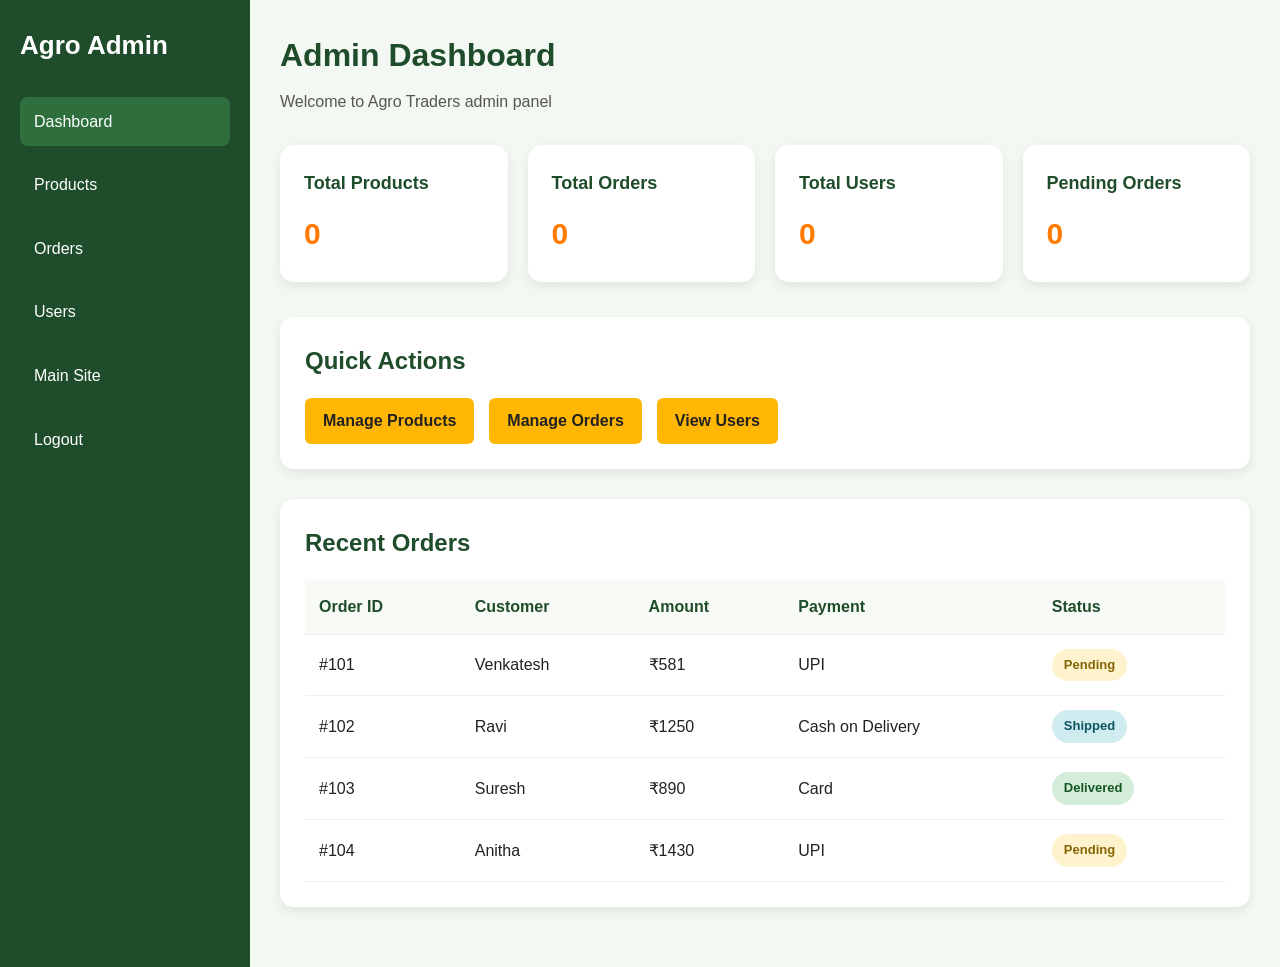
<file: admin-dashboard.html>
<!DOCTYPE html>
<html lang="en">
<head>
  <meta charset="UTF-8" />
  <meta name="viewport" content="width=device-width, initial-scale=1.0" />
  <title>Admin Dashboard - Agro Traders</title>
  <link rel="stylesheet" href="style.css" />
</head>
<body>
  <div class="admin-layout">
    <aside class="admin-sidebar">
      <div class="admin-brand">
        <h2>Agro Admin</h2>
      </div>

      <ul class="admin-menu">
        <li><a href="admin-dashboard.html" class="active">Dashboard</a></li>
        <li><a href="admin-products.html">Products</a></li>
        <li><a href="admin-orders.html">Orders</a></li>
        <li><a href="admin-users.html">Users</a></li>
        <li><a href="index.html">Main Site</a></li>
        <li><a href="#" id="logoutBtn">Logout</a></li>
      </ul>
    </aside>

    <main class="admin-main">
      <header class="admin-header">
        <div>
          <h1>Admin Dashboard</h1>
          <p>Welcome to Agro Traders admin panel</p>
        </div>
      </header>

      <section class="admin-stats">
        <div class="stat-card">
          <h3>Total Products</h3>
          <p id="totalProducts">0</p>
        </div>

        <div class="stat-card">
          <h3>Total Orders</h3>
          <p id="totalOrders">0</p>
        </div>

        <div class="stat-card">
          <h3>Total Users</h3>
          <p id="totalUsers">0</p>
        </div>

        <div class="stat-card">
          <h3>Pending Orders</h3>
          <p id="pendingOrders">0</p>
        </div>
      </section>

      <section class="admin-actions-section">
        <h2>Quick Actions</h2>
        <div class="admin-actions">
          <a href="admin-products.html" class="btn">Manage Products</a>
          <a href="admin-orders.html" class="btn">Manage Orders</a>
          <a href="admin-users.html" class="btn">View Users</a>
        </div>
      </section>

      <section class="admin-table-section">
        <div class="table-header">
          <h2>Recent Orders</h2>
        </div>

        <div class="table-wrapper">
          <table class="admin-table">
            <thead>
              <tr>
                <th>Order ID</th>
                <th>Customer</th>
                <th>Amount</th>
                <th>Payment</th>
                <th>Status</th>
              </tr>
            </thead>
            <tbody id="recentOrdersTable">
              <tr>
                <td>#101</td>
                <td>Venkatesh</td>
                <td>₹581</td>
                <td>UPI</td>
                <td><span class="status pending">Pending</span></td>
              </tr>
              <tr>
                <td>#102</td>
                <td>Ravi</td>
                <td>₹1250</td>
                <td>Cash on Delivery</td>
                <td><span class="status shipped">Shipped</span></td>
              </tr>
              <tr>
                <td>#103</td>
                <td>Suresh</td>
                <td>₹890</td>
                <td>Card</td>
                <td><span class="status delivered">Delivered</span></td>
              </tr>
              <tr>
                <td>#104</td>
                <td>Anitha</td>
                <td>₹1430</td>
                <td>UPI</td>
                <td><span class="status pending">Pending</span></td>
              </tr>
            </tbody>
          </table>
        </div>
      </section>
    </main>
  </div>

  <script src="admin-dashboard.js"></script>
</body>
</html>
</file>
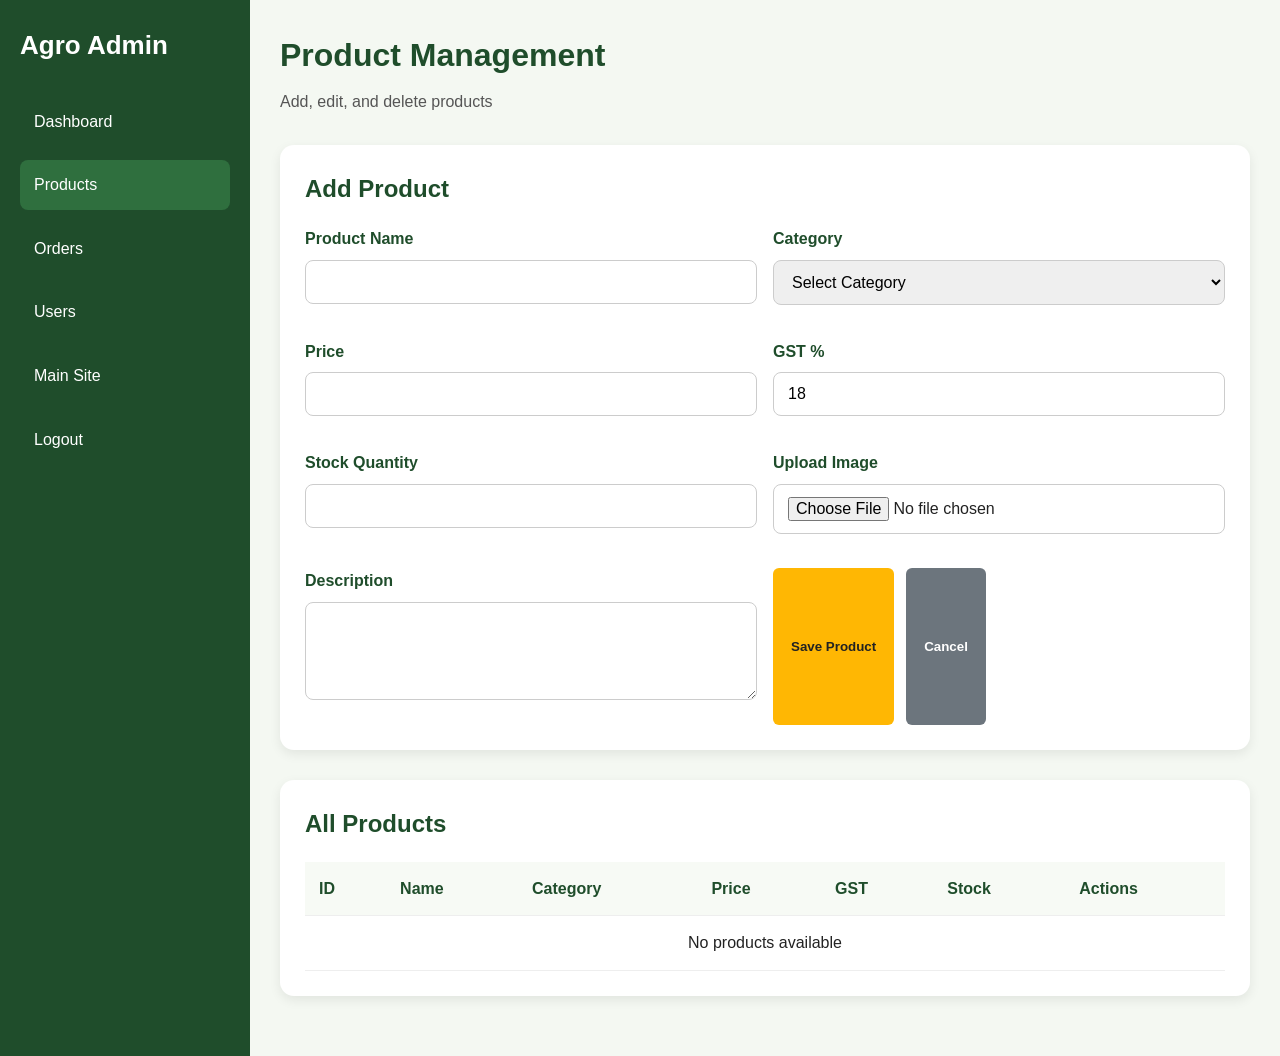
<file: admin-products.html>
<!DOCTYPE html>
<html lang="en">
<head>
  <meta charset="UTF-8" />
  <meta name="viewport" content="width=device-width, initial-scale=1.0" />
  <title>Admin Products - Agro Traders</title>
  <link rel="stylesheet" href="style.css" />
</head>
<body>
  <div class="admin-layout">
    <aside class="admin-sidebar">
      <div class="admin-brand">
        <h2>Agro Admin</h2>
      </div>

      <ul class="admin-menu">
        <li><a href="admin-dashboard.html">Dashboard</a></li>
        <li><a href="admin-products.html" class="active">Products</a></li>
        <li><a href="admin-orders.html">Orders</a></li>
        <li><a href="admin-users.html">Users</a></li>
        <li><a href="index.html">Main Site</a></li>
        <li><a href="#" id="logoutBtn">Logout</a></li>
      </ul>
    </aside>

    <main class="admin-main">
      <header class="admin-header">
        <div>
          <h1>Product Management</h1>
          <p>Add, edit, and delete products</p>
        </div>
      </header>

      <section class="admin-form-section">
        <h2 id="formTitle">Add Product</h2>

        <form id="productForm" class="admin-product-form">
          <input type="hidden" id="productId" />

          <div class="form-row">
            <div class="form-group">
              <label for="productName">Product Name</label>
              <input type="text" id="productName" required />
            </div>

            <div class="form-group">
              <label for="productCategory">Category</label>
              <select id="productCategory" required>
                <option value="">Select Category</option>
                <option value="Seeds">Seeds</option>
                <option value="Fertilizers">Fertilizers</option>
                <option value="Pesticides">Pesticides</option>
                <option value="Tools">Tools</option>
                <option value="Irrigation">Irrigation</option>
                <option value="Organic">Organic</option>
              </select>
            </div>
          </div>

          <div class="form-row">
            <div class="form-group">
              <label for="productPrice">Price</label>
              <input type="number" id="productPrice" required />
            </div>

            <div class="form-group">
              <label for="productGst">GST %</label>
              <input type="number" id="productGst" value="18" required />
            </div>
          </div>

          <div class="form-row">
            <div class="form-group">
              <label for="productStock">Stock Quantity</label>
              <input type="number" id="productStock" required />
            </div>

             <div class="form-group">
                <label for="productImageFile">Upload Image</label>
                <input type="file" id="productImageFile" accept="image/*" required />
            </div>

          <div class="form-group">
            <label for="productDescription">Description</label>
            <textarea id="productDescription" rows="4" required></textarea>
          </div>

          <div class="admin-form-actions">
            <button type="submit" class="btn" id="saveBtn">Save Product</button>
            <button type="button" class="btn btn-cancel" id="cancelEditBtn">Cancel</button>
          </div>
        </form>
      </section>

      <section class="admin-table-section">
        <div class="table-header">
          <h2>All Products</h2>
        </div>

        <div class="table-wrapper">
          <table class="admin-table">
            <thead>
              <tr>
                <th>ID</th>
                <th>Name</th>
                <th>Category</th>
                <th>Price</th>
                <th>GST</th>
                <th>Stock</th>
                <th>Actions</th>
              </tr>
            </thead>
            <tbody id="productTableBody"></tbody>
          </table>
        </div>
      </section>
    </main>
  </div>

  <script src="admin-products.js"></script>
</body>
</html>
</file>
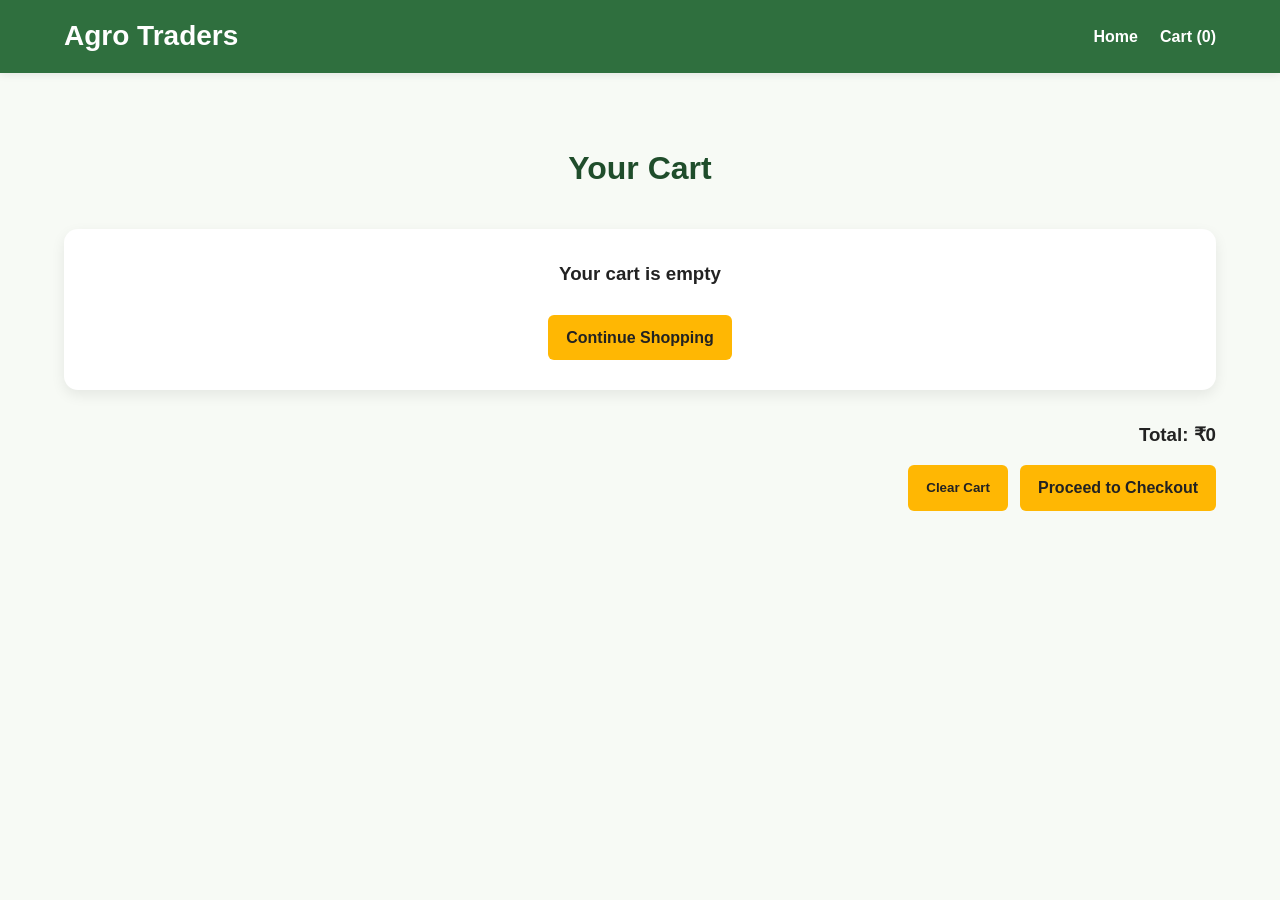
<file: cart.html>
<!DOCTYPE html>
<html lang="en">
<head>
  <meta charset="UTF-8" />
  <meta name="viewport" content="width=device-width, initial-scale=1.0" />
  <title>Cart - Agro Traders</title>
  <link rel="stylesheet" href="style.css" />
</head>
<body>
  <header class="header">
    <div class="container navbar">
      <div class="logo">
        <h2><a href="index.html" class="logo-link">Agro Traders</a></h2>
      </div>

      <nav class="nav always-show">
        <ul class="nav-links">
          <li><a href="index.html">Home</a></li>
          <li><a href="cart.html">Cart (<span id="cartCount">0</span>)</a></li>
        </ul>
      </nav>
    </div>
  </header>

  <section class="cart-page">
    <div class="container">
      <h2 class="section-title">Your Cart</h2>
      <div id="cartItems"></div>
<div class="cart-summary">
  <h3>Total: ₹<span id="cartTotal">0</span></h3>
  <div class="cart-summary-actions">
    <button id="clearCartBtn" class="btn">Clear Cart</button>
    <a href="checkout.html" class="btn">Proceed to Checkout</a>
  </div>
</div>
    </div>
  </section>

  <script src="cart.js"></script>
</body>
</html>
</file>
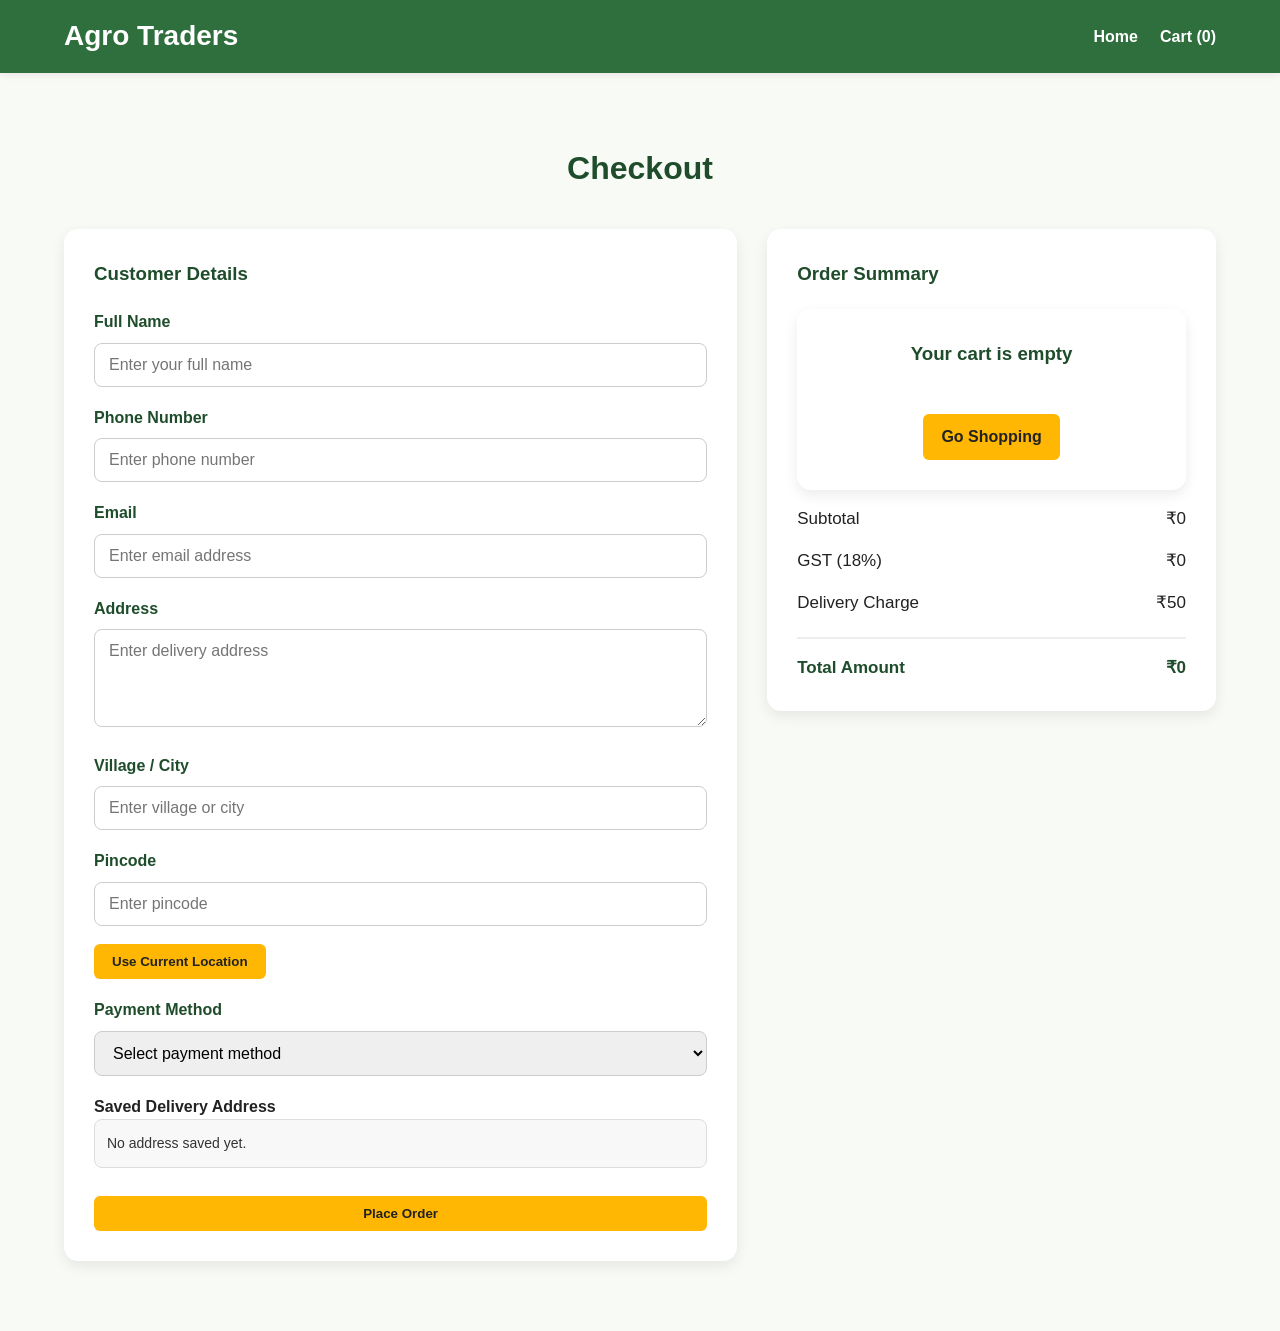
<file: checkout.html>
<!DOCTYPE html>
<html lang="en">
<head>
  <meta charset="UTF-8" />
  <meta name="viewport" content="width=device-width, initial-scale=1.0" />
  <title>Checkout - Agro Traders</title>
  <link rel="stylesheet" href="style.css" />
</head>
<body>
  <header class="header">
    <div class="container navbar">
      <div class="logo">
        <h2><a href="index.html" class="logo-link">Agro Traders</a></h2>
      </div>

      <nav class="nav always-show">
        <ul class="nav-links">
          <li><a href="index.html">Home</a></li>
          <li><a href="cart.html">Cart (<span id="cartCount">0</span>)</a></li>
        </ul>
      </nav>
    </div>
  </header>

  <section class="checkout-page">
    <div class="container">
      <h2 class="section-title">Checkout</h2>

      <div class="checkout-layout">
        <div class="checkout-form-box">
          <h3>Customer Details</h3>
          <form id="checkoutForm">
            <div class="form-group">
              <label for="customerName">Full Name</label>
              <input type="text" id="customerName" placeholder="Enter your full name" required />
            </div>

            <div class="form-group">
              <label for="customerPhone">Phone Number</label>
              <input type="tel" id="customerPhone" placeholder="Enter phone number" required />
            </div>

            <div class="form-group">
              <label for="customerEmail">Email</label>
              <input type="email" id="customerEmail" placeholder="Enter email address" required />
            </div>

            <div class="form-group">
              <label for="customerAddress">Address</label>
              <textarea id="customerAddress" rows="4" placeholder="Enter delivery address" required></textarea>
            </div>

            <div class="form-group">
              <label for="customerVillage">Village / City</label>
              <input type="text" id="customerVillage" placeholder="Enter village or city" required />
            </div>

            <div class="form-group">
              <label for="customerPincode">Pincode</label>
              <input type="text" id="customerPincode" placeholder="Enter pincode" required />
            </div>

            <div class="form-group">
              <button type="button" id="getLocationBtn" class="btn">Use Current Location</button>
              <p id="locationStatus" style="margin-top:8px; font-size:14px;"></p>
            </div>

            <div class="form-group">
              <label for="paymentMethod">Payment Method</label>
              <select id="paymentMethod" required>
                <option value="">Select payment method</option>
                <option value="Cash on Delivery">Cash on Delivery</option>
                <option value="UPI">UPI</option>
                <option value="Card">Card</option>
              </select>
            </div>

            <!-- Saved address display -->
            <div class="form-group">
              <h4>Saved Delivery Address</h4>
              <div id="savedAddressBox" class="saved-address-box">
                No address saved yet.
              </div>
            </div>

            <button type="submit" class="btn checkout-btn">Place Order</button>
          </form>
        </div>

        <div class="order-summary-box">
          <h3>Order Summary</h3>

          <div id="checkoutItems"></div>

          <div class="summary-line">
            <span>Subtotal</span>
            <span>₹<span id="subtotal">0</span></span>
          </div>

          <div class="summary-line">
            <span>GST (18%)</span>
            <span>₹<span id="gstAmount">0</span></span>
          </div>

          <div class="summary-line">
            <span>Delivery Charge</span>
            <span>₹<span id="deliveryCharge">50</span></span>
          </div>

          <div class="summary-line total-line">
            <span>Total Amount</span>
            <span>₹<span id="finalTotal">0</span></span>
          </div>
        </div>
      </div>
    </div>
  </section>

  <script src="checkout.js"></script>
</body>
</html>
</file>
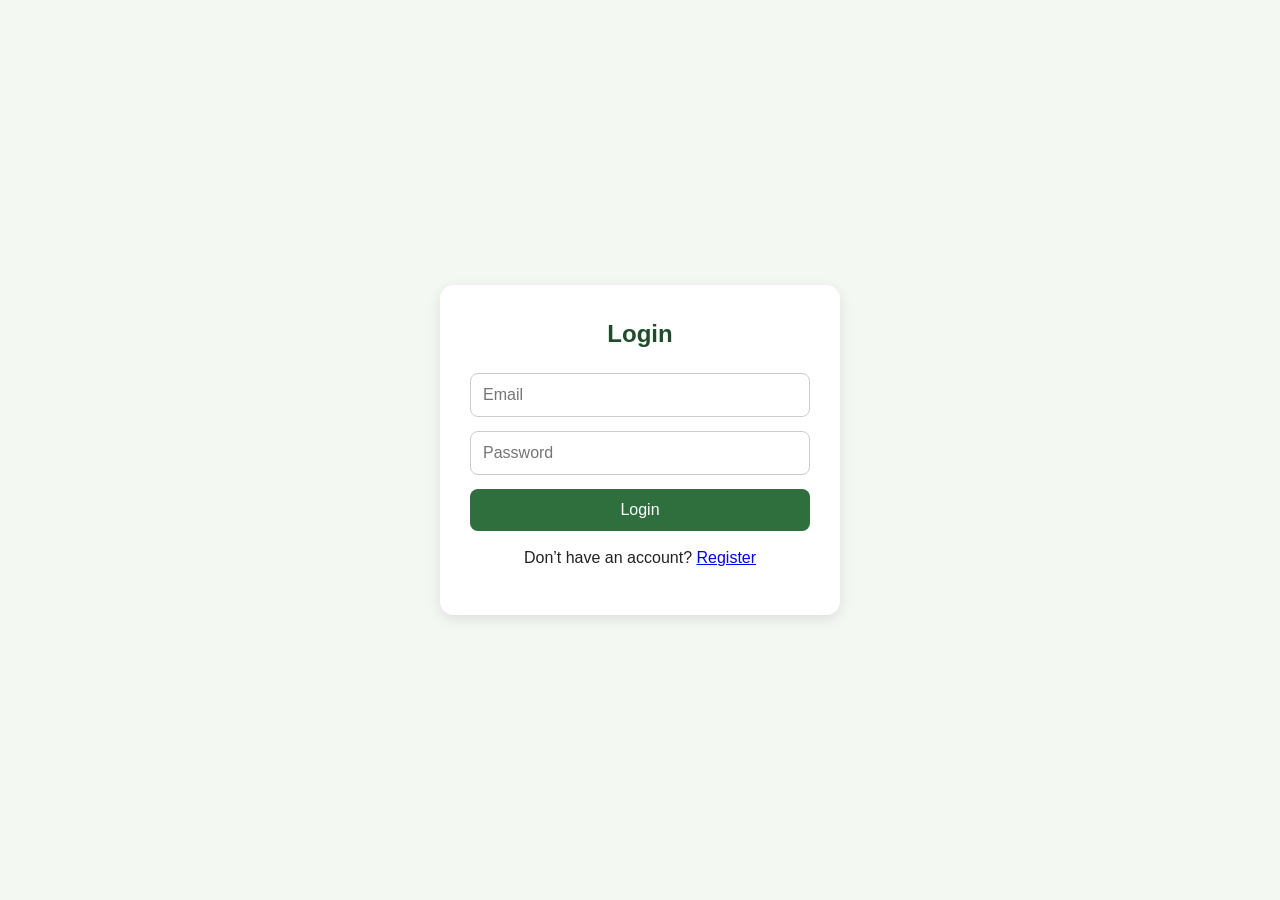
<file: login.html>
<!DOCTYPE html>
<html lang="en">
<head>
  <meta charset="UTF-8" />
  <meta name="viewport" content="width=device-width, initial-scale=1.0" />
  <title>Login - Agro Traders</title>
  <link rel="stylesheet" href="style.css" />
</head>
<body>
  <section class="auth-page">
    <div class="auth-box">
      <h2>Login</h2>
      <form id="loginForm">
        <input type="email" id="loginEmail" placeholder="Email" required />
        <input type="password" id="loginPassword" placeholder="Password" required />
        <button type="submit">Login</button>
      </form>

      <p>Don’t have an account? <a href="register.html">Register</a></p>
      <p id="loginMessage"></p>
    </div>
  </section>

  <script src="login.js"></script>
</body>
</html>
</file>
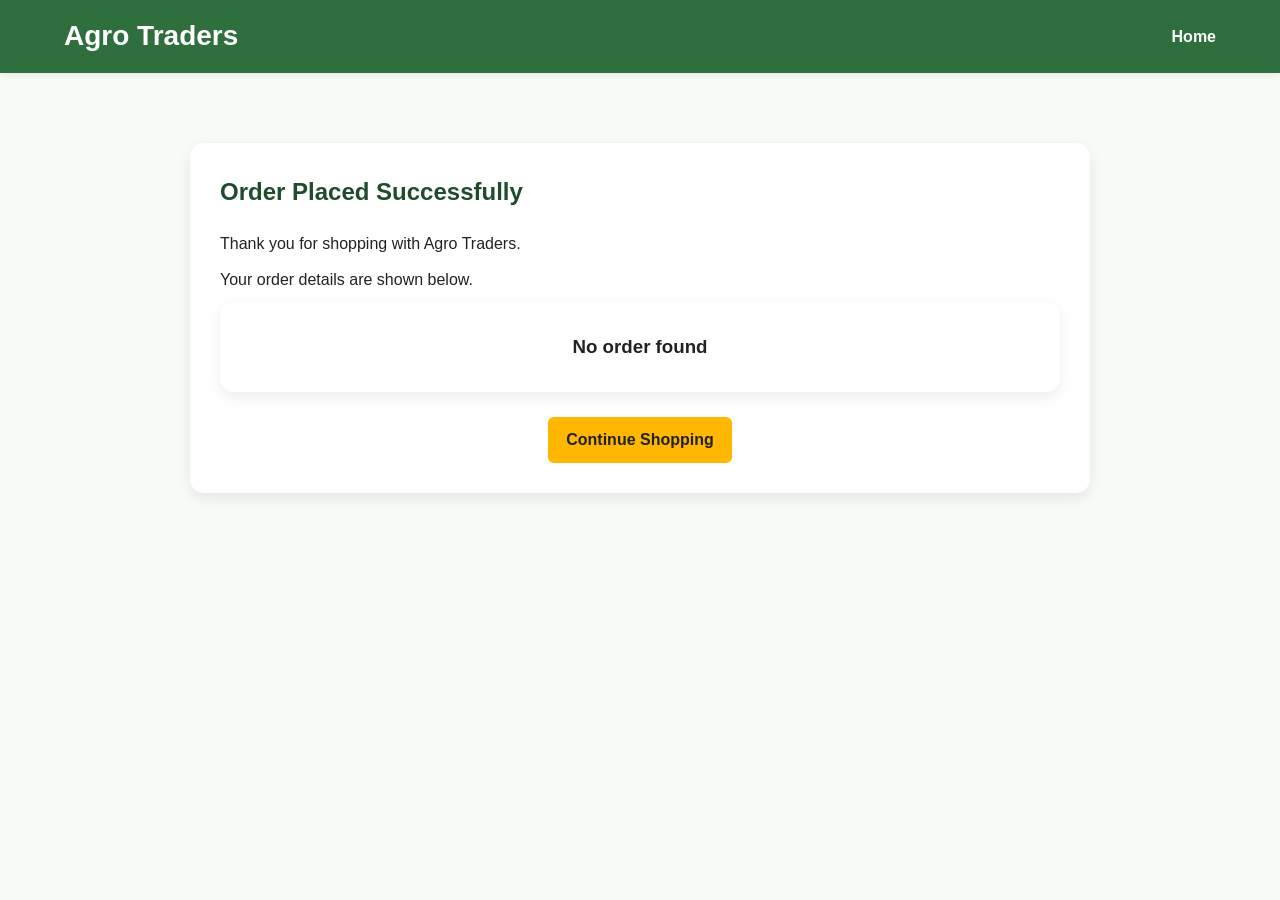
<file: order-success.html>
<!DOCTYPE html>
<html lang="en">
<head>
  <meta charset="UTF-8" />
  <meta name="viewport" content="width=device-width, initial-scale=1.0" />
  <title>Order Success - Agro Traders</title>
  <link rel="stylesheet" href="style.css" />
</head>
<body>
  <header class="header">
    <div class="container navbar">
      <div class="logo">
        <h2><a href="index.html" class="logo-link">Agro Traders</a></h2>
      </div>

      <nav class="nav always-show">
        <ul class="nav-links">
          <li><a href="index.html">Home</a></li>
        </ul>
      </nav>
    </div>
  </header>

  <section class="success-page">
    <div class="container">
      <div class="success-box">
        <h2>Order Placed Successfully</h2>
        <p>Thank you for shopping with Agro Traders.</p>
        <p>Your order details are shown below.</p>

        <div id="orderDetails"></div>

        <div class="success-actions">
          <a href="index.html" class="btn">Continue Shopping</a>
        </div>
      </div>
    </div>
  </section>

  <script>
    const order = JSON.parse(localStorage.getItem("latestOrder"));
    const orderDetails = document.getElementById("orderDetails");

    if (!order) {
      orderDetails.innerHTML = `
        <div class="empty-cart">
          <h3>No order found</h3>
        </div>
      `;
    } else {
      orderDetails.innerHTML = `
       <div class="order-info">
        <p><strong>Name:</strong> ${order.customerName}</p>
        <p><strong>Phone:</strong> ${order.customerPhone}</p>
        <p><strong>Email:</strong> ${order.customerEmail}</p>
        <p><strong>Address:</strong> ${order.customerAddress}</p>
        <p><strong>Village / City:</strong> ${order.customerVillage}</p>
        <p><strong>Pincode:</strong> ${order.customerPincode}</p>
        <p><strong>Payment Method:</strong> ${order.paymentMethod}</p>
        <p><strong>Order Date:</strong> ${order.orderDate}</p>
        <p><strong>Subtotal:</strong> ₹${order.subtotal}</p>
  <p><strong>GST:</strong> ₹${order.gstAmount}</p>
  <p><strong>Delivery Charge:</strong> ₹${order.deliveryCharge}</p>
  <p><strong>Total Amount:</strong> ₹${order.finalTotal}</p>
</div>
        <h3 style="margin-top:20px;">Ordered Items</h3>
        <div class="ordered-items">
          ${order.items.map(item => `
            <div class="checkout-item">
              <img src="${item.image}" alt="${item.name}">
              <div class="checkout-item-info">
                <h4>${item.name}</h4>
                <p>Price: ₹${item.price}</p>
                <p>Quantity: ${item.quantity}</p>
                <p>Total: ₹${item.price * item.quantity}</p>
              </div>
            </div>
          `).join("")}
        </div>
      `;
    }
  </script>
</body>
</html>
</file>
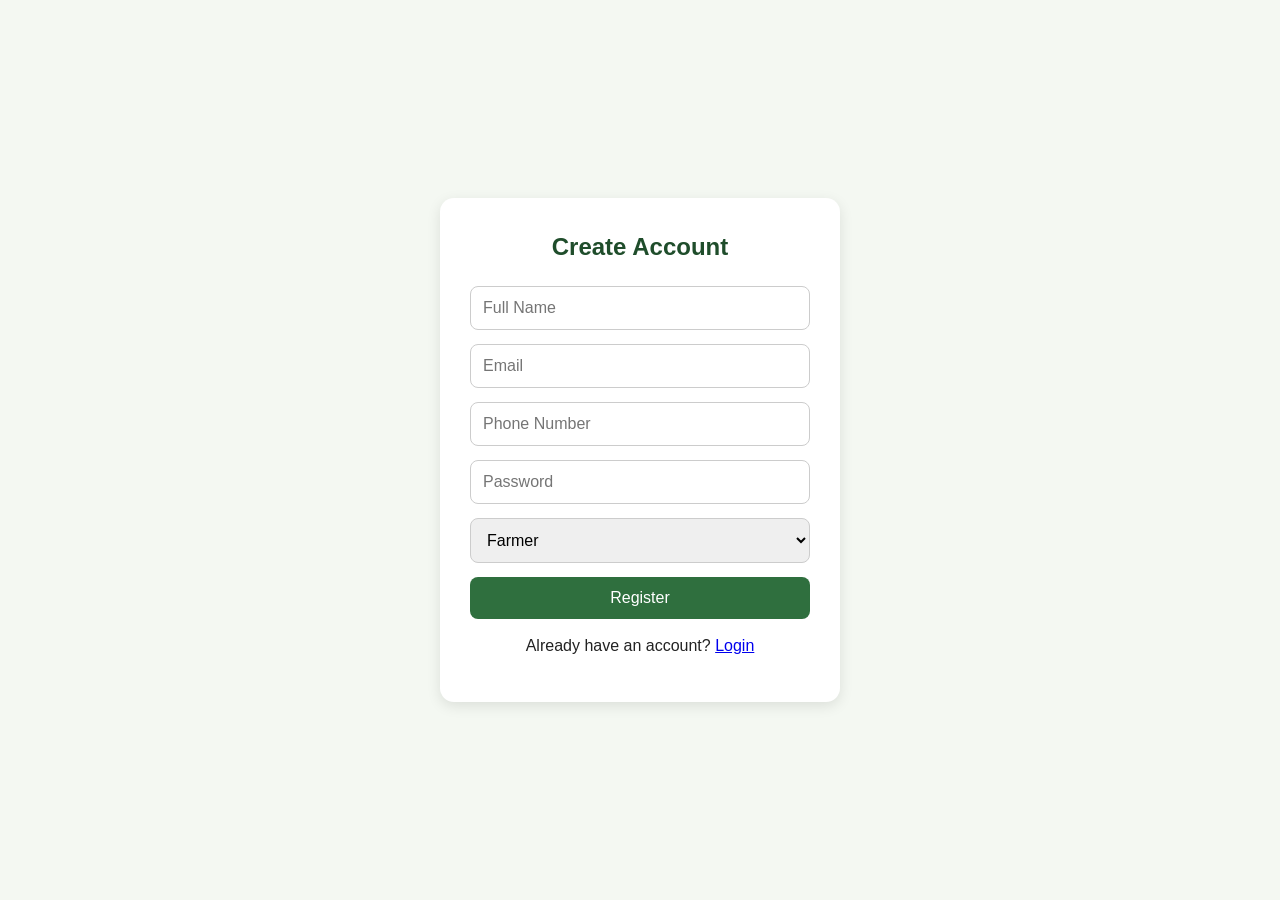
<file: register.html>
<!DOCTYPE html>
<html lang="en">
<head>
  <meta charset="UTF-8" />
  <meta name="viewport" content="width=device-width, initial-scale=1.0" />
  <title>Register - Agro Traders</title>
  <link rel="stylesheet" href="style.css" />
</head>
<body>
  <section class="auth-page">
    <div class="auth-box">
      <h2>Create Account</h2>
      <form id="registerForm">
        <input type="text" id="fullName" placeholder="Full Name" required />
        <input type="email" id="email" placeholder="Email" required />
        <input type="text" id="phone" placeholder="Phone Number" required />
        <input type="password" id="password" placeholder="Password" required />
        
        <select id="role">
          <option value="FARMER">Farmer</option>
          <option value="ADMIN">Admin</option>
        </select>

        <button type="submit">Register</button>
      </form>

      <p>Already have an account? <a href="login.html">Login</a></p>
      <p id="registerMessage"></p>
    </div>
  </section>

  <script src="register.js"></script>
</body>
</html>
</file>
<file: style.css>
* {
  margin: 0;
  padding: 0;
  box-sizing: border-box;
  font-family: Arial, sans-serif;
}

html {
  scroll-behavior: smooth;
}

body {
  background: #f7faf5;
  color: #222;
  line-height: 1.6;
}

.container {
  width: 90%;
  max-width: 1200px;
  margin: auto;
}

.header {
  background: #2f6f3e;
  color: #fff;
  padding: 14px 0;
  position: sticky;
  top: 0;
  z-index: 1000;
  box-shadow: 0 2px 8px rgba(0, 0, 0, 0.08);
}

.navbar {
  display: flex;
  align-items: center;
  justify-content: space-between;
  gap: 20px;
}

.logo h2 {
  font-size: 28px;
}

.logo-link {
  color: white;
  text-decoration: none;
}

.nav {
  display: flex;
}

.always-show {
  display: flex !important;
}

.nav-links {
  list-style: none;
  display: flex;
  gap: 22px;
}

.nav-links li a {
  color: #fff;
  text-decoration: none;
  font-weight: bold;
  transition: 0.3s;
}

.nav-links li a:hover {
  color: #d4f5c5;
}

.menu-toggle {
  display: none;
  background: transparent;
  border: none;
  color: white;
  font-size: 28px;
  cursor: pointer;
}

.btn {
  display: inline-block;
  background: #ffb703;
  color: #222;
  text-decoration: none;
  padding: 10px 18px;
  border-radius: 6px;
  font-weight: bold;
  border: none;
  cursor: pointer;
  transition: 0.3s;
}

.btn:hover {
  background: #f4a300;
}

.btn-outline {
  background: transparent;
  border: 2px solid #2f6f3e;
  color: #2f6f3e;
}

.btn-outline:hover {
  background: #2f6f3e;
  color: #fff;
}

.hero {
  padding: 60px 0;
  background: linear-gradient(to right, #e8f5e9, #f7faf5);
}

.hero-content {
  display: flex;
  align-items: center;
  justify-content: space-between;
  gap: 40px;
  flex-wrap: wrap;
}

.hero-text {
  flex: 1;
  min-width: 280px;
}

.hero-text h1 {
  font-size: 42px;
  color: #1f4d2b;
  margin-bottom: 20px;
}

.hero-text p {
  font-size: 18px;
  margin-bottom: 24px;
  color: #444;
}

.hero-buttons {
  display: flex;
  flex-wrap: wrap;
  gap: 15px;
}

.hero-image {
  flex: 1;
  min-width: 280px;
}

.hero-image img {
  width: 100%;
  border-radius: 14px;
  box-shadow: 0 5px 14px rgba(0, 0, 0, 0.12);
}

.section-title {
  text-align: center;
  font-size: 32px;
  color: #1f4d2b;
  margin-bottom: 35px;
}

.categories,
.products,
.about,
.contact,
.product-details-page,
.cart-page {
  padding: 70px 0;
}

.category-grid {
  display: grid;
  grid-template-columns: repeat(auto-fit, minmax(170px, 1fr));
  gap: 20px;
}

.card {
  background: white;
  padding: 28px 20px;
  border-radius: 12px;
  text-align: center;
  color: #2f6f3e;
  font-weight: bold;
  font-size: 18px;
  box-shadow: 0 4px 12px rgba(0, 0, 0, 0.08);
  transition: 0.3s;
}

.card:hover {
  transform: translateY(-5px);
}

.filter-bar {
  display: flex;
  gap: 15px;
  justify-content: center;
  flex-wrap: wrap;
  margin-bottom: 30px;
}

.filter-bar input,
.filter-bar select {
  padding: 12px 14px;
  border: 1px solid #ccc;
  border-radius: 8px;
  min-width: 250px;
  font-size: 16px;
  outline: none;
}

.filter-bar input:focus,
.filter-bar select:focus {
  border-color: #2f6f3e;
}

.product-grid {
  display: grid;
  grid-template-columns: repeat(auto-fit, minmax(260px, 1fr));
  gap: 25px;
}

.product-card {
  background: #fff;
  border-radius: 14px;
  overflow: hidden;
  box-shadow: 0 5px 14px rgba(0, 0, 0, 0.08);
  transition: 0.3s;
}

.product-card:hover {
  transform: translateY(-6px);
}

.product-card img {
  width: 100%;
  height: 220px;
  object-fit: cover;
}

.product-info {
  padding: 18px;
}

.product-tag {
  display: inline-block;
  background: #e8f5e9;
  color: #2f6f3e;
  padding: 5px 10px;
  border-radius: 20px;
  font-size: 13px;
  font-weight: bold;
  margin-bottom: 12px;
}

.product-info h3 {
  margin-bottom: 10px;
  color: #1f4d2b;
}

.product-info p {
  color: #555;
  margin-bottom: 16px;
  min-height: 48px;
}

.product-bottom {
  display: flex;
  flex-direction: column;
  gap: 12px;
}

.product-actions {
  display: flex;
  gap: 10px;
  flex-wrap: wrap;
}

.price {
  font-size: 22px;
  font-weight: bold;
  color: #ff7b00;
}

.product-btn,
.details-btn,
.remove-btn {
  background: #2f6f3e;
  color: #fff;
  border: none;
  padding: 10px 14px;
  border-radius: 6px;
  cursor: pointer;
  font-weight: bold;
  transition: 0.3s;
}

.details-btn {
  background: #1f4d2b;
}

.remove-btn {
  background: #c0392b;
}

.product-btn:hover,
.details-btn:hover {
  background: #245730;
}

.remove-btn:hover {
  background: #a93226;
}

.no-products {
  text-align: center;
  color: #777;
  margin-top: 25px;
  display: none;
  font-size: 18px;
}

.about-content {
  display: flex;
  align-items: center;
  gap: 40px;
  flex-wrap: wrap;
}

.about-text,
.about-image {
  flex: 1;
  min-width: 280px;
}

.about-text h2 {
  font-size: 32px;
  color: #1f4d2b;
  margin-bottom: 18px;
}

.about-text p {
  margin-bottom: 14px;
  color: #444;
}

.about-image img {
  width: 100%;
  border-radius: 14px;
  box-shadow: 0 4px 12px rgba(0, 0, 0, 0.1);
}

.contact-box {
  max-width: 600px;
  margin: auto;
  background: white;
  padding: 35px;
  border-radius: 14px;
  text-align: center;
  box-shadow: 0 5px 14px rgba(0, 0, 0, 0.08);
}

.contact-box p {
  margin-bottom: 12px;
  font-size: 18px;
}

.footer {
  background: #1f4d2b;
  color: #fff;
  text-align: center;
  padding: 18px 0;
  margin-top: 30px;
}

/* product details */
.product-details-box {
  background: white;
  border-radius: 16px;
  padding: 30px;
  box-shadow: 0 5px 14px rgba(0, 0, 0, 0.08);
  display: grid;
  grid-template-columns: 1fr 1fr;
  gap: 30px;
}

.product-details-box img {
  width: 100%;
  border-radius: 14px;
  height: 350px;
  object-fit: cover;
}

.product-details-info h2 {
  font-size: 32px;
  color: #1f4d2b;
  margin-bottom: 15px;
}

.product-details-info p {
  margin-bottom: 15px;
  color: #555;
  font-size: 17px;
}

.product-details-info .price {
  display: block;
  margin-bottom: 20px;
}

/* cart */
.cart-item {
  background: white;
  border-radius: 14px;
  padding: 20px;
  margin-bottom: 20px;
  box-shadow: 0 5px 14px rgba(0, 0, 0, 0.08);
  display: grid;
  grid-template-columns: 120px 1fr auto;
  gap: 20px;
  align-items: center;
}

.cart-item img {
  width: 120px;
  height: 90px;
  object-fit: cover;
  border-radius: 10px;
}

.cart-item h3 {
  color: #1f4d2b;
  margin-bottom: 8px;
}

.cart-summary {
  margin-top: 30px;
  text-align: right;
}

.empty-cart {
  background: white;
  padding: 30px;
  border-radius: 14px;
  text-align: center;
  box-shadow: 0 5px 14px rgba(0, 0, 0, 0.08);
}

@media (max-width: 900px) {
  .desktop-btn {
    display: none;
  }

  .menu-toggle {
    display: block;
  }

  .nav:not(.always-show) {
    position: absolute;
    top: 70px;
    right: 5%;
    background: #2f6f3e;
    width: 220px;
    border-radius: 10px;
    padding: 15px;
    display: none;
  }

  .nav.active {
    display: block !important;
  }

  .nav-links {
    flex-direction: column;
    gap: 15px;
  }

  .hero-text h1 {
    font-size: 34px;
  }

  .product-details-box {
    grid-template-columns: 1fr;
  }

  .cart-item {
    grid-template-columns: 1fr;
    text-align: center;
  }

  .cart-item img {
    margin: auto;
  }

  .cart-summary {
    text-align: center;
  }
}

@media (max-width: 600px) {
  .hero {
    padding: 40px 0;
  }

  .hero-text h1 {
    font-size: 28px;
  }

  .hero-text p {
    font-size: 16px;
  }

  .section-title {
    font-size: 26px;
  }

  .filter-bar input,
  .filter-bar select {
    width: 100%;
    min-width: unset;
  }

  .contact-box p {
    font-size: 16px;
  }
}
/* checkout */
.checkout-page,
.success-page {
  padding: 70px 0;
}

.checkout-layout {
  display: grid;
  grid-template-columns: 1.2fr 0.8fr;
  gap: 30px;
  align-items: start;
}

.checkout-form-box,
.order-summary-box,
.success-box {
  background: white;
  border-radius: 14px;
  padding: 30px;
  box-shadow: 0 5px 14px rgba(0, 0, 0, 0.08);
}

.checkout-form-box h3,
.order-summary-box h3,
.success-box h2 {
  color: #1f4d2b;
  margin-bottom: 20px;
}

.form-group {
  margin-bottom: 18px;
}

.form-group label {
  display: block;
  font-weight: bold;
  margin-bottom: 8px;
  color: #1f4d2b;
}

.form-group input,
.form-group textarea,
.form-group select {
  width: 100%;
  padding: 12px 14px;
  border: 1px solid #ccc;
  border-radius: 8px;
  outline: none;
  font-size: 16px;
}

.form-group input:focus,
.form-group textarea:focus,
.form-group select:focus {
  border-color: #2f6f3e;
}

.checkout-btn {
  width: 100%;
  margin-top: 10px;
}

.checkout-item {
  display: grid;
  grid-template-columns: 70px 1fr;
  gap: 15px;
  align-items: center;
  padding: 12px 0;
  border-bottom: 1px solid #eee;
}

.checkout-item:last-child {
  border-bottom: none;
}

.checkout-item img {
  width: 70px;
  height: 70px;
  object-fit: cover;
  border-radius: 8px;
}

.checkout-item-info h4 {
  color: #1f4d2b;
  margin-bottom: 4px;
}

.checkout-item-info p {
  margin: 2px 0;
  color: #555;
  font-size: 14px;
}

.summary-line {
  display: flex;
  justify-content: space-between;
  margin-top: 15px;
  font-size: 17px;
}

.total-line {
  margin-top: 20px;
  padding-top: 15px;
  border-top: 2px solid #eee;
  font-weight: bold;
  color: #1f4d2b;
}

.cart-summary-actions {
  display: flex;
  gap: 12px;
  justify-content: flex-end;
  flex-wrap: wrap;
  margin-top: 15px;
}

.success-box {
  max-width: 900px;
  margin: auto;
}

.success-box p {
  margin-bottom: 10px;
}

.order-info {
  margin-top: 20px;
  text-align: left;
  background: #f7faf5;
  padding: 20px;
  border-radius: 10px;
}

.success-actions {
  margin-top: 25px;
  text-align: center;
}

@media (max-width: 900px) {
  .checkout-layout {
    grid-template-columns: 1fr;
  }

  .cart-summary-actions {
    justify-content: center;
  }
}
.saved-address-box {
  background: #f8f8f8;
  border: 1px solid #ddd;
  padding: 12px;
  border-radius: 8px;
  line-height: 1.6;
  font-size: 14px;
  color: #333;
}
.auth-page {
  min-height: 100vh;
  display: flex;
  justify-content: center;
  align-items: center;
  background: #f4f8f2;
  padding: 20px;
}

.auth-box {
  background: white;
  padding: 30px;
  border-radius: 14px;
  box-shadow: 0 4px 14px rgba(0, 0, 0, 0.1);
  width: 100%;
  max-width: 400px;
  text-align: center;
}

.auth-box h2 {
  margin-bottom: 20px;
  color: #1f4d2b;
}

.auth-box form {
  display: flex;
  flex-direction: column;
  gap: 14px;
}

.auth-box input,
.auth-box select {
  padding: 12px;
  border: 1px solid #ccc;
  border-radius: 8px;
  font-size: 16px;
}

.auth-box button {
  background: #2f6f3e;
  color: white;
  border: none;
  padding: 12px;
  border-radius: 8px;
  cursor: pointer;
  font-size: 16px;
}

.auth-box button:hover {
  background: #245730;
}

.auth-box p {
  margin-top: 14px;
}
/* admin dashboard */
.admin-layout {
  display: flex;
  min-height: 100vh;
  background: #f4f8f2;
}

.admin-sidebar {
  width: 250px;
  background: #1f4d2b;
  color: white;
  padding: 25px 20px;
}

.admin-brand h2 {
  margin-bottom: 30px;
  font-size: 26px;
}

.admin-menu {
  list-style: none;
  padding: 0;
}

.admin-menu li {
  margin-bottom: 14px;
}

.admin-menu a {
  display: block;
  text-decoration: none;
  color: white;
  padding: 12px 14px;
  border-radius: 8px;
  transition: 0.3s;
}

.admin-menu a:hover,
.admin-menu a.active {
  background: #2f6f3e;
}

.admin-main {
  flex: 1;
  padding: 30px;
}

.admin-header {
  margin-bottom: 30px;
}

.admin-header h1 {
  color: #1f4d2b;
  margin-bottom: 8px;
}

.admin-header p {
  color: #555;
}

.admin-stats {
  display: grid;
  grid-template-columns: repeat(auto-fit, minmax(220px, 1fr));
  gap: 20px;
  margin-bottom: 35px;
}

.stat-card {
  background: white;
  padding: 24px;
  border-radius: 14px;
  box-shadow: 0 4px 12px rgba(0, 0, 0, 0.08);
}

.stat-card h3 {
  color: #1f4d2b;
  font-size: 18px;
  margin-bottom: 12px;
}

.stat-card p {
  font-size: 30px;
  font-weight: bold;
  color: #ff7b00;
}

.admin-actions-section,
.admin-table-section {
  background: white;
  border-radius: 14px;
  padding: 25px;
  box-shadow: 0 4px 12px rgba(0, 0, 0, 0.08);
  margin-bottom: 30px;
}

.admin-actions-section h2,
.admin-table-section h2 {
  color: #1f4d2b;
  margin-bottom: 18px;
}

.admin-actions {
  display: flex;
  gap: 15px;
  flex-wrap: wrap;
}

.table-wrapper {
  overflow-x: auto;
}

.admin-table {
  width: 100%;
  border-collapse: collapse;
}

.admin-table th,
.admin-table td {
  padding: 14px;
  text-align: left;
  border-bottom: 1px solid #eee;
}

.admin-table th {
  background: #f7faf5;
  color: #1f4d2b;
}

.status {
  padding: 6px 12px;
  border-radius: 20px;
  font-size: 13px;
  font-weight: bold;
  display: inline-block;
}

.status.pending {
  background: #fff3cd;
  color: #856404;
}

.status.shipped {
  background: #d1ecf1;
  color: #0c5460;
}

.status.delivered {
  background: #d4edda;
  color: #155724;
}

@media (max-width: 900px) {
  .admin-layout {
    flex-direction: column;
  }

  .admin-sidebar {
    width: 100%;
  }

  .admin-main {
    padding: 20px;
  }
}
.admin-form-section {
  background: white;
  border-radius: 14px;
  padding: 25px;
  box-shadow: 0 4px 12px rgba(0, 0, 0, 0.08);
  margin-bottom: 30px;
}

.admin-form-section h2 {
  color: #1f4d2b;
  margin-bottom: 18px;
}

.admin-product-form {
  display: flex;
  flex-direction: column;
  gap: 16px;
}

.form-row {
  display: grid;
  grid-template-columns: 1fr 1fr;
  gap: 16px;
}

.admin-form-actions {
  display: flex;
  gap: 12px;
  flex-wrap: wrap;
}

.btn-cancel {
  background: #6c757d;
  color: white;
}

.btn-cancel:hover {
  background: #5a6268;
}

.table-btn {
  border: none;
  padding: 8px 12px;
  border-radius: 6px;
  cursor: pointer;
  color: white;
  font-weight: bold;
  margin-right: 8px;
}

.edit-btn {
  background: #007bff;
}

.edit-btn:hover {
  background: #0069d9;
}

.delete-btn {
  background: #dc3545;
}

.delete-btn:hover {
  background: #c82333;
}

@media (max-width: 700px) {
  .form-row {
    grid-template-columns: 1fr;
  }
}
.product-detail-box {
  display: grid;
  grid-template-columns: 1fr 1fr;
  gap: 30px;
  align-items: center;
  margin-top: 40px;
}

.product-image img {
  width: 100%;
  border-radius: 12px;
}

.product-info h2 {
  color: #1f4d2b;
  margin-bottom: 10px;
}

.product-info p {
  margin-bottom: 10px;
}

@media (max-width: 768px) {
  .product-detail-box {
    grid-template-columns: 1fr;
  }
}
</file>
